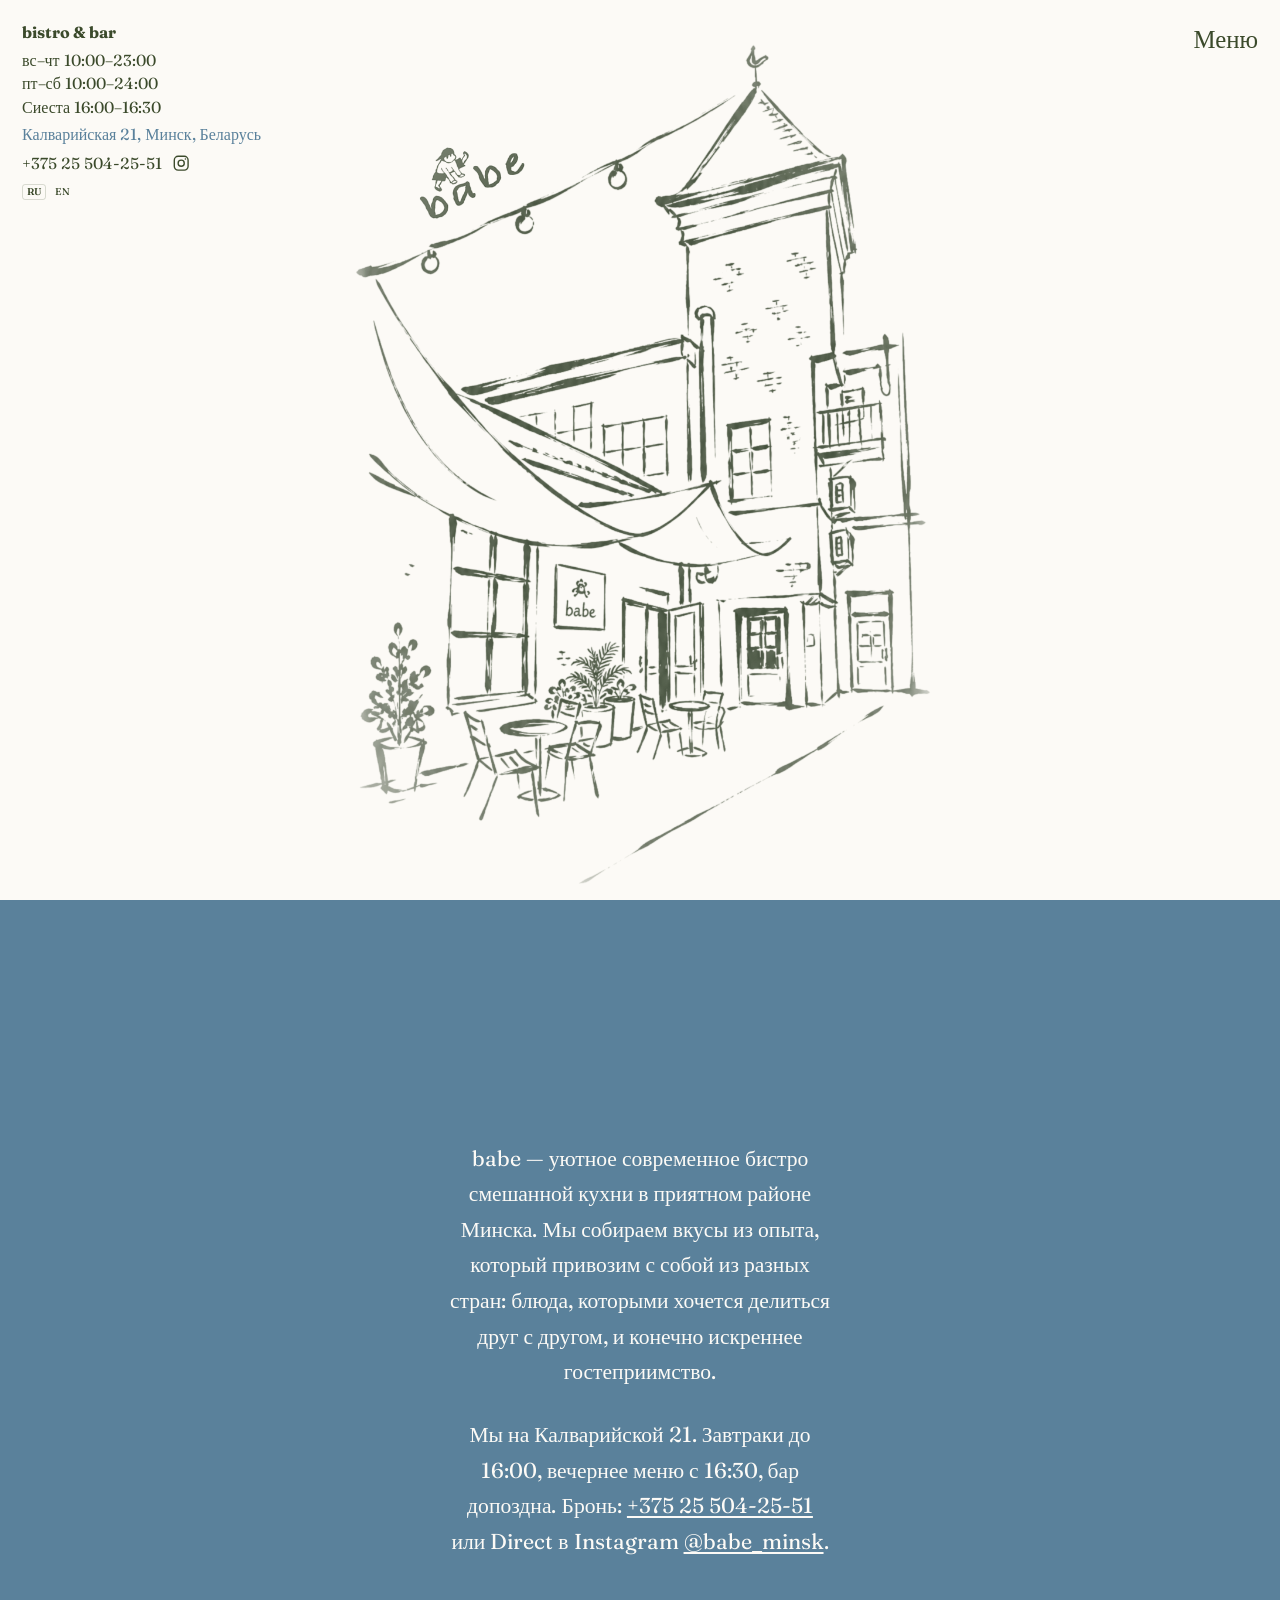
<file: index.html>
<!DOCTYPE html>
<html lang="ru">
<head>
  <meta charset="UTF-8" />
  <meta name="viewport" content="width=device-width, initial-scale=1, viewport-fit=cover" />
  <title>babe — бистро и бар в Минске · Калварийская 21</title>
  <meta name="description" content="babe — уютное бистро смешанной кухни и бар на Калварийской 21 в Минске. Завтраки до 16:00, вечернее меню с 16:30, коктейли, вино и настойки. Бронь: +375 25 504-25-51." />
  <link rel="canonical" href="https://babeminsk.site/" />
  <meta name="theme-color" content="#FCFAF6" />
  <link rel="icon" href="favicon.ico" sizes="any" />
  <link rel="icon" type="image/png" sizes="192x192" href="assets/icon-192.png" />
  <link rel="apple-touch-icon" href="assets/apple-touch-icon.png" />
  <link rel="manifest" href="site.webmanifest" />
  <meta property="og:type" content="website" />
  <meta property="og:site_name" content="babe · bistro & bar" />
  <meta property="og:locale" content="ru_RU" />
  <meta property="og:locale:alternate" content="en_US" />
  <meta property="og:url" content="https://babeminsk.site/" />
  <meta property="og:title" content="babe — бистро и бар в Минске" />
  <meta property="og:description" content="Завтраки до 16:00, вечернее меню с 16:30, коктейли и вино. Калварийская 21, Минск." />
  <meta property="og:image" content="https://babeminsk.site/assets/og-image.jpg" />
  <meta property="og:image:width" content="1200" />
  <meta property="og:image:height" content="630" />
  <meta property="og:image:alt" content="babe — bistro & bar, Калварийская 21, Минск" />
  <meta name="twitter:card" content="summary_large_image" />
  <script type="application/ld+json" id="seo-ld">
{
  "@context": "https://schema.org",
  "@graph": [
    {
      "@type": "Restaurant",
      "@id": "https://babeminsk.site/#restaurant",
      "name": "babe",
      "alternateName": [
        "babe · bistro & bar",
        "babe bistro & bar",
        "бейб бистро"
      ],
      "description": "babe — уютное современное бистро смешанной кухни и бар на Калварийской 21 в Минске. Завтраки до 16:00, вечернее меню с 16:30, коктейли, вино и настойки допоздна.",
      "url": "https://babeminsk.site/",
      "image": [
        "https://babeminsk.site/assets/og-image.jpg",
        "https://babeminsk.site/assets/photo-facade.png"
      ],
      "logo": "https://babeminsk.site/assets/icon-512.png",
      "telephone": "+375255042551",
      "address": {
        "@type": "PostalAddress",
        "streetAddress": "ул. Калварийская, 21",
        "addressLocality": "Минск",
        "addressCountry": "BY"
      },
      "hasMap": "https://maps.google.com/?q=Kalvariyskaya+21,+Minsk,+Belarus",
      "openingHoursSpecification": [
        {
          "@type": "OpeningHoursSpecification",
          "dayOfWeek": [
            "Sunday",
            "Monday",
            "Tuesday",
            "Wednesday",
            "Thursday"
          ],
          "opens": "10:00",
          "closes": "23:00"
        },
        {
          "@type": "OpeningHoursSpecification",
          "dayOfWeek": [
            "Friday",
            "Saturday"
          ],
          "opens": "10:00",
          "closes": "23:59"
        }
      ],
      "servesCuisine": [
        "Смешанная кухня",
        "Завтраки",
        "Коктейли"
      ],
      "priceRange": "$",
      "currenciesAccepted": "BYN",
      "acceptsReservations": true,
      "hasMenu": "https://babeminsk.site/menu.html",
      "sameAs": [
        "https://www.instagram.com/babe_minsk/"
      ]
    },
    {
      "@type": "WebSite",
      "@id": "https://babeminsk.site/#website",
      "name": "babe · bistro & bar",
      "url": "https://babeminsk.site/",
      "inLanguage": [
        "ru",
        "en"
      ],
      "publisher": {
        "@id": "https://babeminsk.site/#restaurant"
      }
    }
  ]
}
  </script>
  <link rel="preconnect" href="https://fonts.googleapis.com" />
  <link rel="preconnect" href="https://fonts.gstatic.com" crossorigin />
  <link href="https://fonts.googleapis.com/css2?family=Fraunces:ital,opsz,wght@0,9..144,400;0,9..144,500;0,9..144,600;0,9..144,700;1,9..144,400;1,9..144,700&display=swap" rel="stylesheet" />
  <link rel="stylesheet" href="css/styles.css" />
</head>
<body>
  <section class="hero" data-i18n-aria="hero.aria" aria-label="Главная">
    <button
      type="button"
      class="menu-toggle"
      id="menuBtn"
      aria-expanded="false"
      aria-controls="menuBox"
      data-i18n-aria="nav.open"
      aria-label="Открыть меню"
    >
      <svg class="icon-bars" viewBox="0 0 24 24" fill="none" stroke="currentColor" stroke-width="2" aria-hidden="true">
        <path d="M4 7h16M4 12h16M4 17h16" />
      </svg>
      <svg class="icon-close" viewBox="0 0 24 24" fill="none" stroke="currentColor" stroke-width="2" aria-hidden="true" hidden>
        <path d="M6 6l12 12M18 6L6 18" />
      </svg>
    </button>

    <div
      class="lang-switch lang-switch--mobile"
      role="group"
      data-i18n-aria="lang.label"
      aria-label="Язык"
    >
      <button type="button" data-lang="ru" aria-pressed="true">RU</button>
      <button type="button" data-lang="en" aria-pressed="false">EN</button>
    </div>

    <div class="drawer" id="menuBox" hidden>
      <nav data-i18n-aria="nav.mobile" aria-label="Мобильная навигация">
        <a href="menu.html" data-i18n="nav.menu">Меню</a>
        <a href="#about" data-i18n="nav.about">О нас</a>
        <div class="drawer__meta">
          <p class="drawer__tag">bistro &amp; bar</p>
          <p class="drawer__hours" data-i18n="hours.sunThu">вс–чт 10:00–23:00</p>
          <p class="drawer__hours" data-i18n="hours.friSat">пт–сб 10:00–24:00</p>
          <p class="drawer__hours" data-i18n="hours.siesta">Сиеста 16:00–16:30</p>
          <a
            class="drawer__address"
            href="https://maps.google.com/?q=Kalvariyskaya+21,+Minsk,+Belarus"
            target="_blank"
            rel="noopener"
            data-i18n="contact.address"
          >Калварийская 21, Минск, Беларусь</a>
          <div class="drawer__row">
            <button
              type="button"
              class="drawer__phone js-copy-phone"
              data-phone="+375255042551"
            >+375 25 504-25-51</button>
            <a
              class="drawer__ig"
              href="https://www.instagram.com/babe_minsk/"
              target="_blank"
              rel="noopener"
              aria-label="Instagram @babe_minsk"
            >
              <svg viewBox="0 0 24 24" fill="none" stroke="currentColor" stroke-width="1.8" aria-hidden="true">
                <rect x="3" y="3" width="18" height="18" rx="5" />
                <circle cx="12" cy="12" r="4" />
                <circle cx="17.5" cy="6.5" r="1" fill="currentColor" stroke="none" />
              </svg>
            </a>
          </div>
        </div>
      </nav>
    </div>

    <a class="frame-link frame-link--menu" href="menu.html" data-i18n="nav.menu">Меню</a>

    <div class="mobile-cta">
      <a href="menu.html" data-i18n="nav.menu">Меню</a>
    </div>

    <aside class="hero-meta" data-i18n-aria="hero.contacts" aria-label="Контакты">
      <p class="hero-meta__tag">bistro &amp; bar</p>
      <p class="hero-meta__line" data-i18n="hours.sunThu">вс–чт 10:00–23:00</p>
      <p class="hero-meta__line" data-i18n="hours.friSat">пт–сб 10:00–24:00</p>
      <p class="hero-meta__line" data-i18n="hours.siesta">Сиеста 16:00–16:30</p>
      <a
        class="hero-meta__address"
        href="https://maps.google.com/?q=Kalvariyskaya+21,+Minsk,+Belarus"
        target="_blank"
        rel="noopener"
        data-i18n="contact.address"
      >Калварийская 21, Минск, Беларусь</a>
      <div class="hero-meta__row">
        <button
          type="button"
          class="hero-meta__phone js-copy-phone"
          data-phone="+375255042551"
        >+375 25 504-25-51</button>
        <a
          class="hero-meta__ig"
          href="https://www.instagram.com/babe_minsk/"
          target="_blank"
          rel="noopener"
          aria-label="Instagram @babe_minsk"
        >
          <svg viewBox="0 0 24 24" fill="none" stroke="currentColor" stroke-width="1.8" aria-hidden="true">
            <rect x="3" y="3" width="18" height="18" rx="5" />
            <circle cx="12" cy="12" r="4" />
            <circle cx="17.5" cy="6.5" r="1" fill="currentColor" stroke="none" />
          </svg>
        </a>
      </div>
      <div
        class="lang-switch lang-switch--desktop"
        role="group"
        data-i18n-aria="lang.label"
        aria-label="Язык"
      >
        <button type="button" data-lang="ru" aria-pressed="true">RU</button>
        <button type="button" data-lang="en" aria-pressed="false">EN</button>
      </div>
    </aside>

    <div class="hero__stage">
      <div class="hero__art">
        <img
          class="sketch"
          src="assets/sketch-facade-page.png"
          alt="babe, Калварийская 21 — скетч двора и башни"
          width="1024"
          height="1536"
        />
      </div>
    </div>

    <div class="toast" id="toast" hidden role="status" aria-live="polite"></div>
  </section>

  <section class="about" id="about">
    <div class="about__inner">
      <p data-i18n="about.p1">
        babe — уютное современное бистро смешанной кухни в приятном районе Минска.
        Мы собираем вкусы из опыта, который привозим с собой из разных стран:
        блюда, которыми хочется делиться друг с другом, и конечно искреннее гостеприимство.
      </p>
      <p>
        <span data-i18n="about.p2.before">Мы на Калварийской 21. Завтраки до 16:00, вечернее меню с 16:30, бар допоздна. Бронь:</span>
        <a href="tel:+375255042551">+375&nbsp;25&nbsp;504‑25‑51</a>
        <span data-i18n="about.p2.mid">или Direct в Instagram</span>
        <a href="https://www.instagram.com/babe_minsk/" target="_blank" rel="noopener">@babe_minsk</a>.
      </p>
    </div>
  </section>

  <script src="js/i18n.js?v=20261015-2"></script>
  <script src="js/app.js"></script>
</body>
</html>
</file>
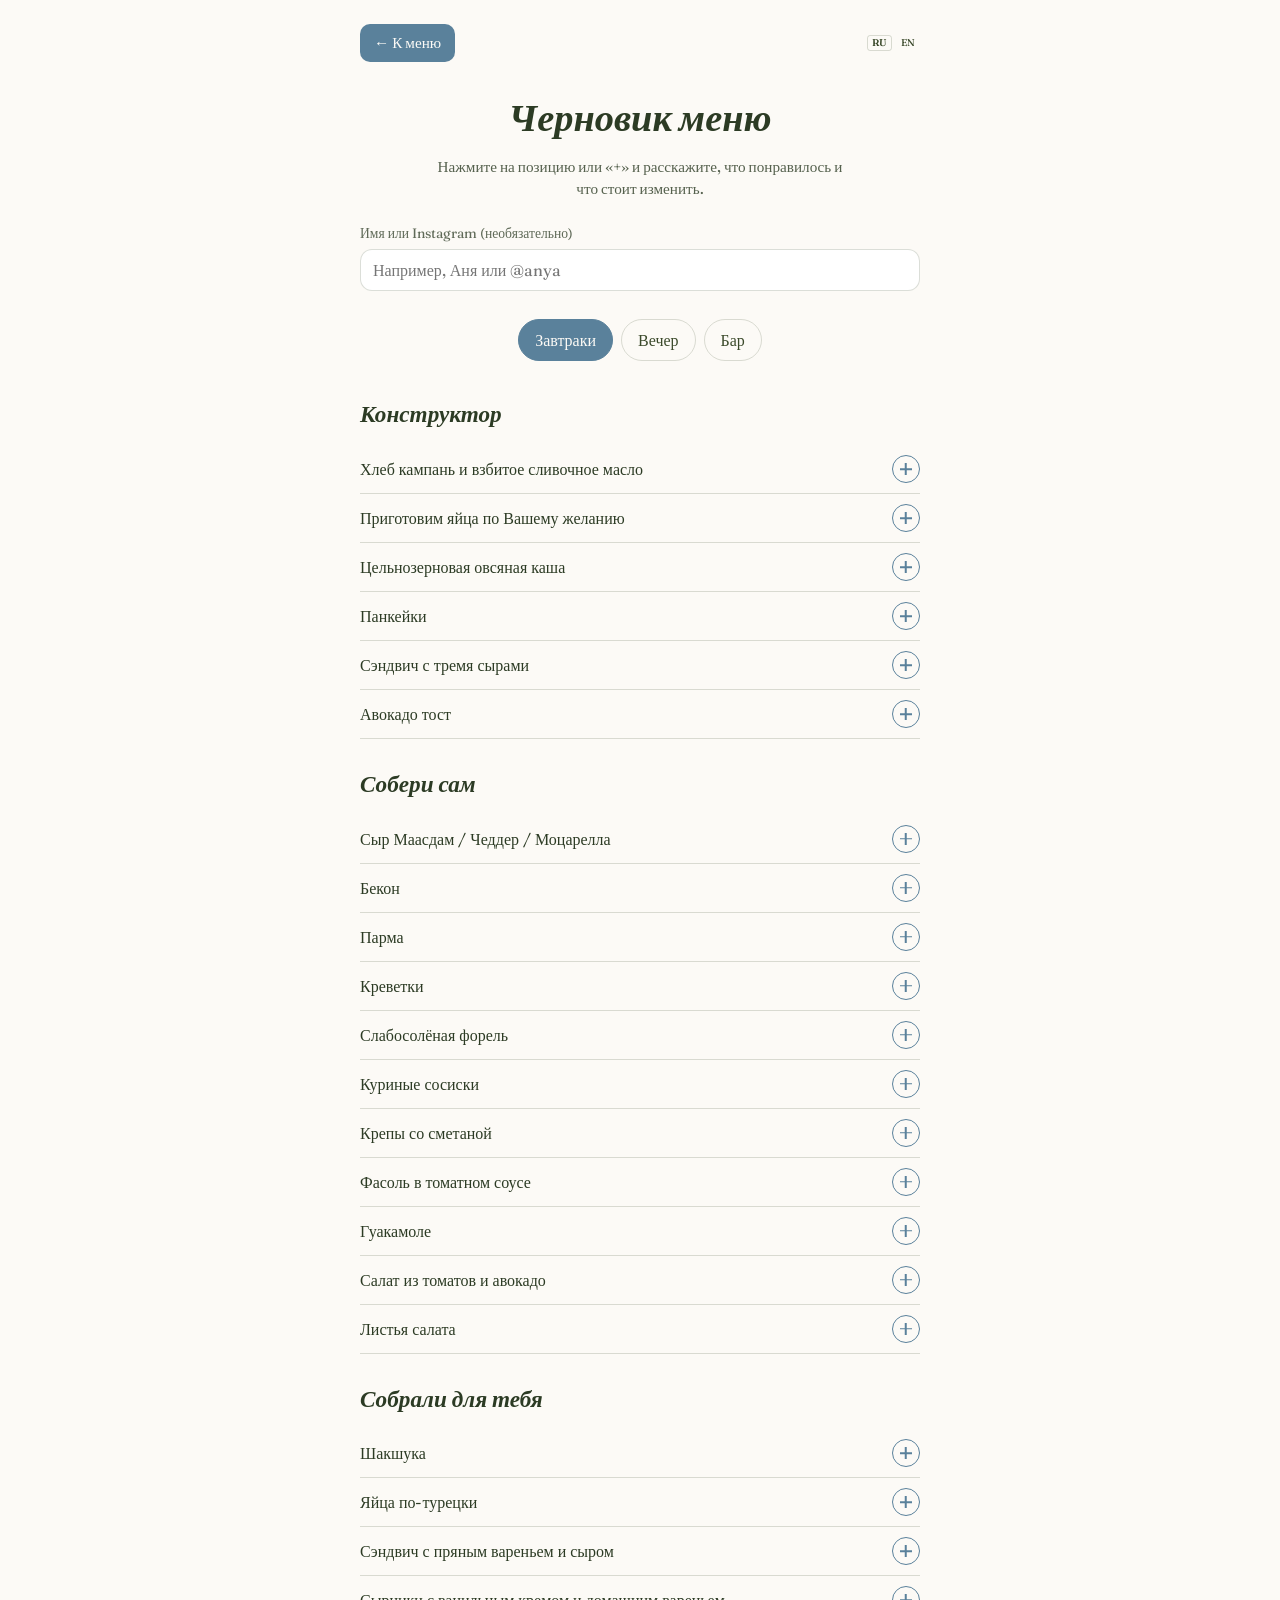
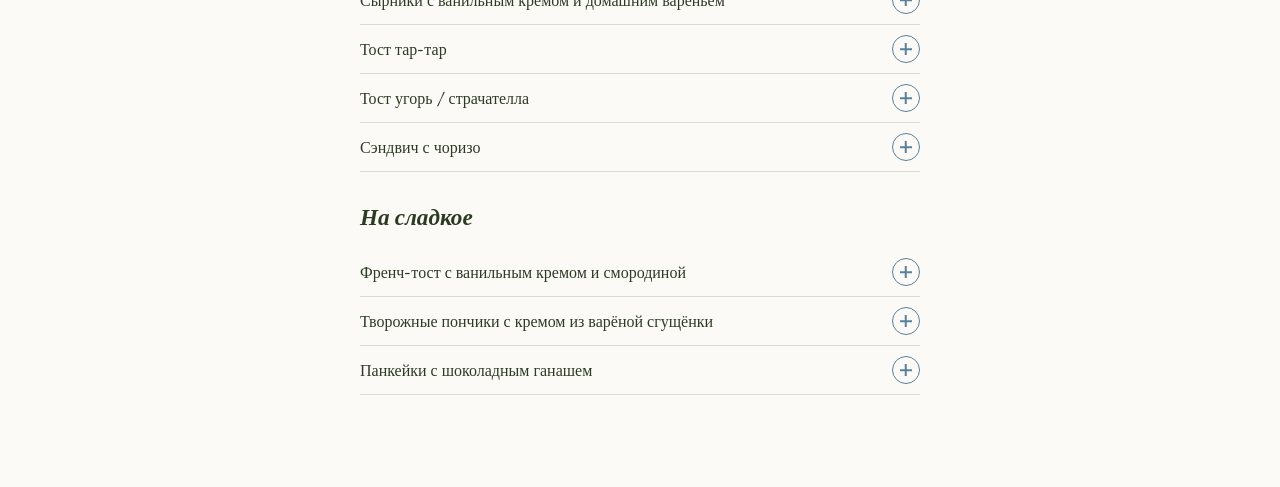
<file: draft.html>
<!DOCTYPE html>
<html lang="ru">
<head>
  <meta charset="UTF-8" />
  <link rel="canonical" href="https://babeminsk.site/draft.html" />
  <meta name="viewport" content="width=device-width, initial-scale=1, viewport-fit=cover" />
  <meta name="theme-color" content="#FCFAF6" />
  <meta name="robots" content="noindex, follow" />
  <meta name="description" content="Черновик меню babe: оставьте шефу и команде бистро отзыв или пожелание к любому блюду и напитку." />
  <link rel="icon" href="favicon.ico" sizes="any" />
  <link rel="apple-touch-icon" href="assets/apple-touch-icon.png" />
  <meta property="og:title" content="Черновик меню babe" />
  <meta property="og:description" content="Расскажите шефу, что понравилось и что стоит изменить." />
  <meta property="og:image" content="https://babeminsk.site/assets/og-image.jpg" />
  <title>babe · черновик меню</title>
  <link rel="preconnect" href="https://fonts.googleapis.com" />
  <link rel="preconnect" href="https://fonts.gstatic.com" crossorigin />
  <link href="https://fonts.googleapis.com/css2?family=Fraunces:ital,opsz,wght@0,9..144,400;0,9..144,500;0,9..144,600;0,9..144,700;1,9..144,400;1,9..144,700&display=swap" rel="stylesheet" />
  <link rel="stylesheet" href="css/styles.css?v=20261015" />
</head>
<body>
  <main class="page">
    <div class="page__inner">
      <div class="page__top">
        <a class="back-pill" href="menu.html" data-i18n="draft.back">← К меню</a>
        <div
          class="lang-switch lang-switch--page"
          role="group"
          data-i18n-aria="lang.label"
          aria-label="Язык"
        >
          <button type="button" data-lang="ru" aria-pressed="true">RU</button>
          <button type="button" data-lang="en" aria-pressed="false">EN</button>
        </div>
      </div>

      <h1 class="draft-title" data-i18n="draft.title">Черновик меню</h1>
      <p class="draft-intro" data-i18n="draft.intro">
        Нажмите на позицию или «+» и расскажите, что понравилось и что стоит изменить.
      </p>

      <label class="draft-name">
        <span class="draft-name__label" data-i18n="draft.nameLabel">Имя или Instagram (необязательно)</span>
        <input id="draftName" class="draft-name__input" type="text" maxlength="80" autocomplete="name" />
      </label>
      <input id="draftHp" class="draft-hp" type="text" name="website" tabindex="-1" autocomplete="off" aria-hidden="true" />

      <div class="menu-tabs" role="tablist" data-i18n-aria="menu.tabs" aria-label="Карты меню">
        <button type="button" class="is-active" data-draft-tab="breakfast" role="tab" aria-selected="true" data-i18n="menu.breakfast">Завтраки</button>
        <button type="button" data-draft-tab="evening" role="tab" aria-selected="false" data-i18n="menu.evening">Вечер</button>
        <button type="button" data-draft-tab="bar" role="tab" aria-selected="false" data-i18n="menu.bar">Бар</button>
      </div>

      <div id="draftRoot"></div>
    </div>
  </main>

  <div class="age-gate" id="ageGate" hidden role="dialog" aria-modal="true" aria-labelledby="ageGateTitle">
    <div class="age-gate__card">
      <p class="age-gate__kicker" data-i18n="age.kicker">бар</p>
      <h2 id="ageGateTitle" class="age-gate__title" data-i18n="age.title">Вам уже есть 18?</h2>
      <p class="age-gate__text" data-i18n="age.text">Алкогольное меню показываем только совершеннолетним.</p>
      <div class="age-gate__actions">
        <button type="button" class="age-gate__btn age-gate__btn--yes" data-age="yes" data-i18n="age.yes">Да, 18+</button>
        <button type="button" class="age-gate__btn" data-age="no" data-i18n="age.no">Нет</button>
      </div>
    </div>
  </div>

  <script src="js/i18n.js?v=20261015-2"></script>
  <script src="js/menu-i18n.js?v=20261014"></script>
  <script src="js/menu-data.js?v=20261015"></script>
  <script src="js/draft.js?v=20261015"></script>
</body>
</html>
</file>
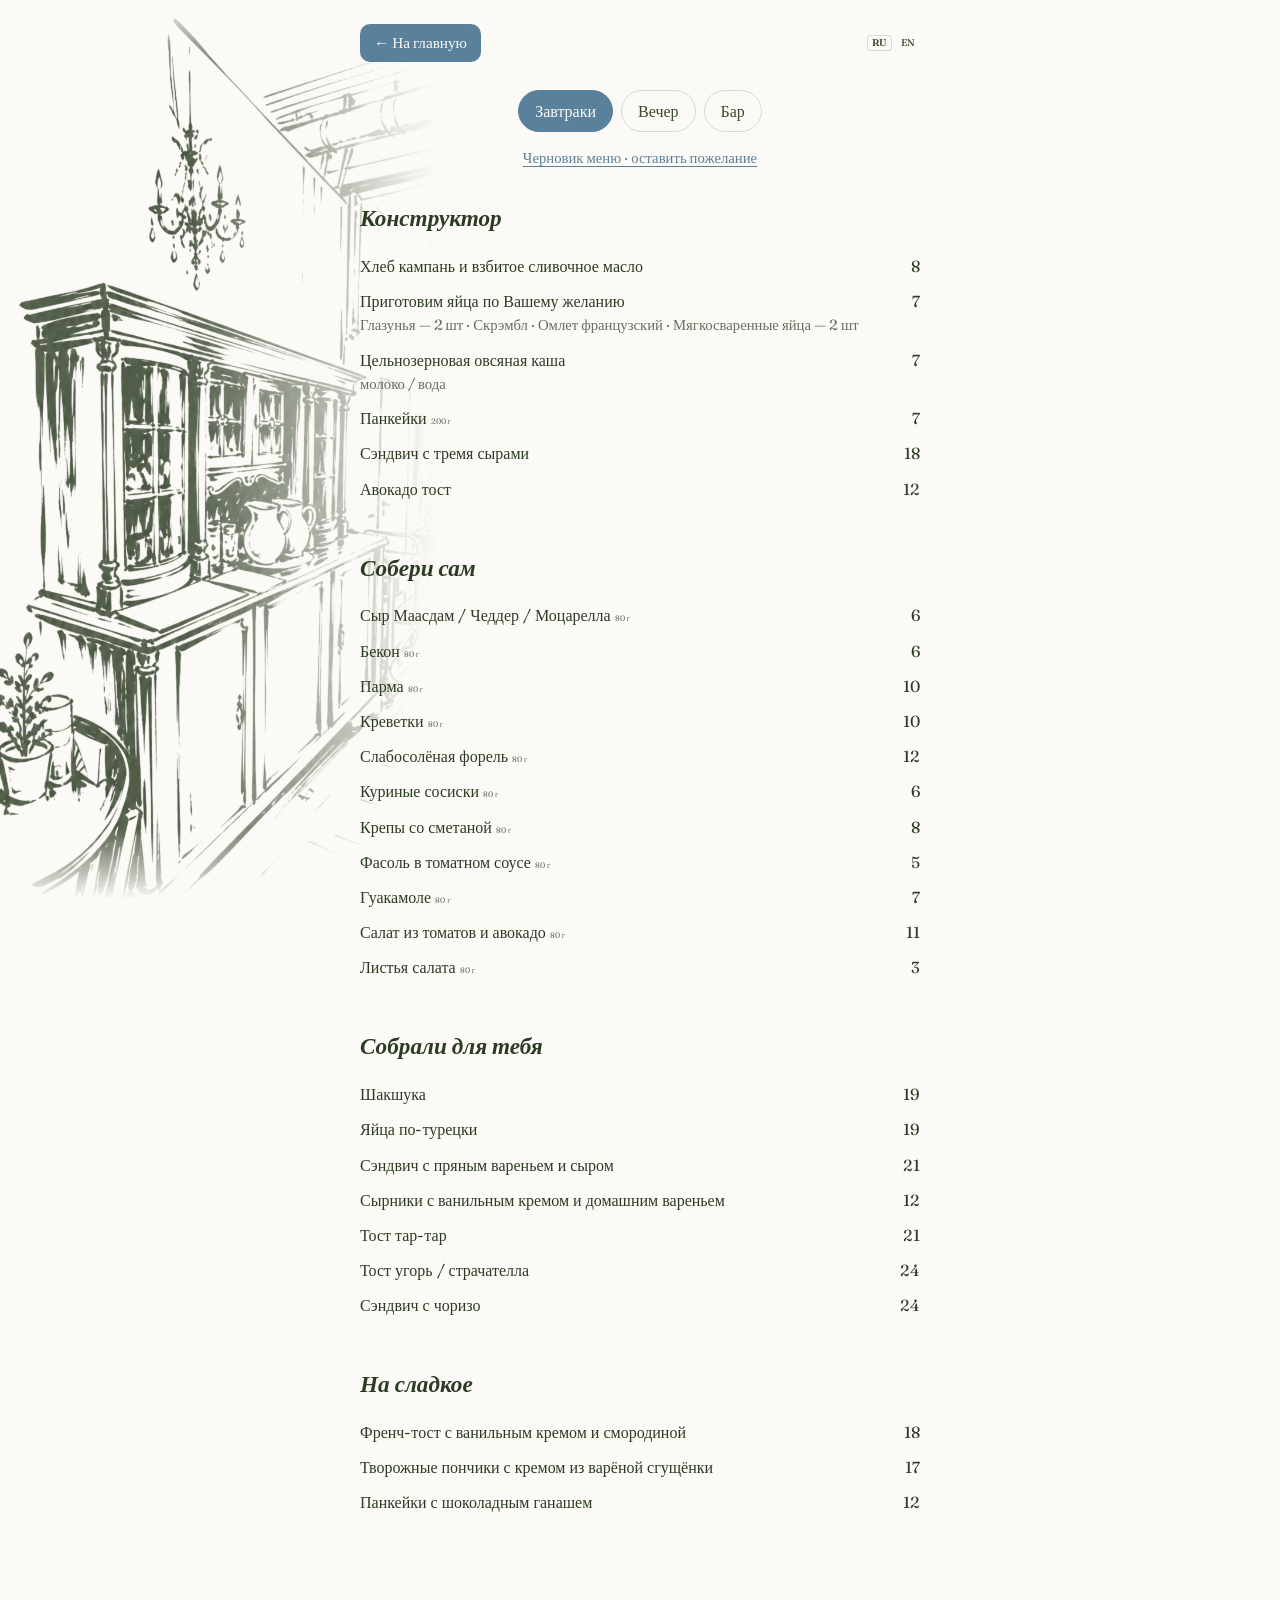
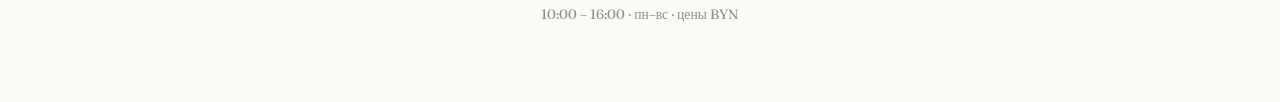
<file: menu.html>
<!DOCTYPE html>
<html lang="ru">
<head>
  <meta charset="UTF-8" />
  <meta name="viewport" content="width=device-width, initial-scale=1, viewport-fit=cover" />
  <title>Меню babe — завтраки, вечернее меню и бар · Минск</title>
  <meta name="description" content="Меню бистро babe на Калварийской 21 в Минске: завтраки до 16:00, закуски, салаты, горячее и десерты с 16:30, авторские коктейли, вино, пиво и настойки. Цены в BYN." />
  <link rel="canonical" href="https://babeminsk.site/menu.html" />
  <meta name="theme-color" content="#FCFAF6" />
  <link rel="icon" href="favicon.ico" sizes="any" />
  <link rel="icon" type="image/png" sizes="192x192" href="assets/icon-192.png" />
  <link rel="apple-touch-icon" href="assets/apple-touch-icon.png" />
  <link rel="manifest" href="site.webmanifest" />
  <meta property="og:type" content="website" />
  <meta property="og:site_name" content="babe · bistro & bar" />
  <meta property="og:locale" content="ru_RU" />
  <meta property="og:url" content="https://babeminsk.site/menu.html" />
  <meta property="og:title" content="Меню babe · Минск" />
  <meta property="og:description" content="Завтраки, вечернее меню и бар бистро babe на Калварийской 21. Цены в BYN." />
  <meta property="og:image" content="https://babeminsk.site/assets/og-image.jpg" />
  <meta property="og:image:width" content="1200" />
  <meta property="og:image:height" content="630" />
  <meta name="twitter:card" content="summary_large_image" />
  <script type="application/ld+json" id="seo-ld">
{
  "@context": "https://schema.org",
  "@type": "Menu",
  "@id": "https://babeminsk.site/menu.html#menu",
  "name": "Меню babe",
  "url": "https://babeminsk.site/menu.html",
  "inLanguage": "ru",
  "mainEntityOfPage": "https://babeminsk.site/menu.html",
  "hasMenuSection": [
    {
      "@type": "MenuSection",
      "name": "Завтраки",
      "description": "10:00 – 16:00 · пн–вс",
      "hasMenuSection": [
        {
          "@type": "MenuSection",
          "name": "Конструктор",
          "hasMenuItem": [
            {
              "@type": "MenuItem",
              "name": "Хлеб кампань и взбитое сливочное масло",
              "offers": {
                "@type": "Offer",
                "price": "8",
                "priceCurrency": "BYN"
              }
            },
            {
              "@type": "MenuItem",
              "name": "Приготовим яйца по Вашему желанию",
              "description": "Глазунья — 2 шт · Скрэмбл · Омлет французский · Мягкосваренные яйца — 2 шт",
              "offers": {
                "@type": "Offer",
                "price": "7",
                "priceCurrency": "BYN"
              }
            },
            {
              "@type": "MenuItem",
              "name": "Цельнозерновая овсяная каша",
              "description": "молоко / вода",
              "offers": {
                "@type": "Offer",
                "price": "7",
                "priceCurrency": "BYN"
              }
            },
            {
              "@type": "MenuItem",
              "name": "Панкейки",
              "description": "200 г",
              "offers": {
                "@type": "Offer",
                "price": "7",
                "priceCurrency": "BYN"
              }
            },
            {
              "@type": "MenuItem",
              "name": "Сэндвич с тремя сырами",
              "offers": {
                "@type": "Offer",
                "price": "18",
                "priceCurrency": "BYN"
              }
            },
            {
              "@type": "MenuItem",
              "name": "Авокадо тост",
              "offers": {
                "@type": "Offer",
                "price": "12",
                "priceCurrency": "BYN"
              }
            }
          ]
        },
        {
          "@type": "MenuSection",
          "name": "Собери сам",
          "hasMenuItem": [
            {
              "@type": "MenuItem",
              "name": "Сыр Маасдам / Чеддер / Моцарелла",
              "description": "80 г",
              "offers": {
                "@type": "Offer",
                "price": "6",
                "priceCurrency": "BYN"
              }
            },
            {
              "@type": "MenuItem",
              "name": "Бекон",
              "description": "80 г",
              "offers": {
                "@type": "Offer",
                "price": "6",
                "priceCurrency": "BYN"
              }
            },
            {
              "@type": "MenuItem",
              "name": "Парма",
              "description": "80 г",
              "offers": {
                "@type": "Offer",
                "price": "10",
                "priceCurrency": "BYN"
              }
            },
            {
              "@type": "MenuItem",
              "name": "Креветки",
              "description": "80 г",
              "offers": {
                "@type": "Offer",
                "price": "10",
                "priceCurrency": "BYN"
              }
            },
            {
              "@type": "MenuItem",
              "name": "Слабосолёная форель",
              "description": "80 г",
              "offers": {
                "@type": "Offer",
                "price": "12",
                "priceCurrency": "BYN"
              }
            },
            {
              "@type": "MenuItem",
              "name": "Куриные сосиски",
              "description": "80 г",
              "offers": {
                "@type": "Offer",
                "price": "6",
                "priceCurrency": "BYN"
              }
            },
            {
              "@type": "MenuItem",
              "name": "Крепы со сметаной",
              "description": "80 г",
              "offers": {
                "@type": "Offer",
                "price": "8",
                "priceCurrency": "BYN"
              }
            },
            {
              "@type": "MenuItem",
              "name": "Фасоль в томатном соусе",
              "description": "80 г",
              "offers": {
                "@type": "Offer",
                "price": "5",
                "priceCurrency": "BYN"
              }
            },
            {
              "@type": "MenuItem",
              "name": "Гуакамоле",
              "description": "80 г",
              "offers": {
                "@type": "Offer",
                "price": "7",
                "priceCurrency": "BYN"
              }
            },
            {
              "@type": "MenuItem",
              "name": "Салат из томатов и авокадо",
              "description": "80 г",
              "offers": {
                "@type": "Offer",
                "price": "11",
                "priceCurrency": "BYN"
              }
            },
            {
              "@type": "MenuItem",
              "name": "Листья салата",
              "description": "80 г",
              "offers": {
                "@type": "Offer",
                "price": "3",
                "priceCurrency": "BYN"
              }
            }
          ]
        },
        {
          "@type": "MenuSection",
          "name": "Собрали для тебя",
          "hasMenuItem": [
            {
              "@type": "MenuItem",
              "name": "Шакшука",
              "offers": {
                "@type": "Offer",
                "price": "19",
                "priceCurrency": "BYN"
              }
            },
            {
              "@type": "MenuItem",
              "name": "Яйца по-турецки",
              "offers": {
                "@type": "Offer",
                "price": "19",
                "priceCurrency": "BYN"
              }
            },
            {
              "@type": "MenuItem",
              "name": "Сэндвич с пряным вареньем и сыром",
              "offers": {
                "@type": "Offer",
                "price": "21",
                "priceCurrency": "BYN"
              }
            },
            {
              "@type": "MenuItem",
              "name": "Сырники с ванильным кремом и домашним вареньем",
              "offers": {
                "@type": "Offer",
                "price": "12",
                "priceCurrency": "BYN"
              }
            },
            {
              "@type": "MenuItem",
              "name": "Тост тар-тар",
              "offers": {
                "@type": "Offer",
                "price": "21",
                "priceCurrency": "BYN"
              }
            },
            {
              "@type": "MenuItem",
              "name": "Тост угорь / страчателла",
              "offers": {
                "@type": "Offer",
                "price": "24",
                "priceCurrency": "BYN"
              }
            },
            {
              "@type": "MenuItem",
              "name": "Сэндвич с чоризо",
              "offers": {
                "@type": "Offer",
                "price": "24",
                "priceCurrency": "BYN"
              }
            }
          ]
        },
        {
          "@type": "MenuSection",
          "name": "На сладкое",
          "hasMenuItem": [
            {
              "@type": "MenuItem",
              "name": "Френч-тост с ванильным кремом и смородиной",
              "offers": {
                "@type": "Offer",
                "price": "18",
                "priceCurrency": "BYN"
              }
            },
            {
              "@type": "MenuItem",
              "name": "Творожные пончики с кремом из варёной сгущёнки",
              "offers": {
                "@type": "Offer",
                "price": "17",
                "priceCurrency": "BYN"
              }
            },
            {
              "@type": "MenuItem",
              "name": "Панкейки с шоколадным ганашем",
              "offers": {
                "@type": "Offer",
                "price": "12",
                "priceCurrency": "BYN"
              }
            }
          ]
        }
      ]
    },
    {
      "@type": "MenuSection",
      "name": "Вечернее меню",
      "description": "с 16:30",
      "hasMenuSection": [
        {
          "@type": "MenuSection",
          "name": "Закуски",
          "hasMenuItem": [
            {
              "@type": "MenuItem",
              "name": "Хлеб и взбитое масло",
              "description": "200 г",
              "offers": {
                "@type": "Offer",
                "price": "10",
                "priceCurrency": "BYN"
              }
            },
            {
              "@type": "MenuItem",
              "name": "Хумус с овощами",
              "description": "165 г",
              "offers": {
                "@type": "Offer",
                "price": "18",
                "priceCurrency": "BYN"
              }
            },
            {
              "@type": "MenuItem",
              "name": "Батат фри с Лабне",
              "description": "200 г",
              "offers": {
                "@type": "Offer",
                "price": "18",
                "priceCurrency": "BYN"
              }
            },
            {
              "@type": "MenuItem",
              "name": "Тост Болоньезе",
              "description": "170 г",
              "offers": {
                "@type": "Offer",
                "price": "18",
                "priceCurrency": "BYN"
              }
            },
            {
              "@type": "MenuItem",
              "name": "Крокеты чоризо",
              "description": "230 г",
              "offers": {
                "@type": "Offer",
                "price": "25",
                "priceCurrency": "BYN"
              }
            },
            {
              "@type": "MenuItem",
              "name": "Тёплый перец с соусом тоннато",
              "description": "180 г",
              "offers": {
                "@type": "Offer",
                "price": "18",
                "priceCurrency": "BYN"
              }
            },
            {
              "@type": "MenuItem",
              "name": "Карпаччо из говядины",
              "description": "210 г",
              "offers": {
                "@type": "Offer",
                "price": "27",
                "priceCurrency": "BYN"
              }
            },
            {
              "@type": "MenuItem",
              "name": "Пряный тартар из говядины",
              "description": "240 г",
              "offers": {
                "@type": "Offer",
                "price": "30",
                "priceCurrency": "BYN"
              }
            },
            {
              "@type": "MenuItem",
              "name": "Винная Mini",
              "description": "250 г",
              "offers": {
                "@type": "Offer",
                "price": "29",
                "priceCurrency": "BYN"
              }
            }
          ]
        },
        {
          "@type": "MenuSection",
          "name": "Салаты",
          "hasMenuItem": [
            {
              "@type": "MenuItem",
              "name": "Цезарь с цыплёнком",
              "description": "250 г",
              "offers": {
                "@type": "Offer",
                "price": "25",
                "priceCurrency": "BYN"
              }
            },
            {
              "@type": "MenuItem",
              "name": "Цезарь с лососем",
              "description": "250 г",
              "offers": {
                "@type": "Offer",
                "price": "28",
                "priceCurrency": "BYN"
              }
            },
            {
              "@type": "MenuItem",
              "name": "Салат с тёплой говядиной",
              "description": "360 г",
              "offers": {
                "@type": "Offer",
                "price": "38",
                "priceCurrency": "BYN"
              }
            },
            {
              "@type": "MenuItem",
              "name": "Салат с креветками в медово-горчичном соусе",
              "description": "220 г",
              "offers": {
                "@type": "Offer",
                "price": "33",
                "priceCurrency": "BYN"
              }
            }
          ]
        },
        {
          "@type": "MenuSection",
          "name": "Горячее",
          "hasMenuItem": [
            {
              "@type": "MenuItem",
              "name": "Чизбургер",
              "description": "380 г",
              "offers": {
                "@type": "Offer",
                "price": "33",
                "priceCurrency": "BYN"
              }
            },
            {
              "@type": "MenuItem",
              "name": "Сандо с куриным бедром",
              "description": "380 г",
              "offers": {
                "@type": "Offer",
                "price": "29",
                "priceCurrency": "BYN"
              }
            },
            {
              "@type": "MenuItem",
              "name": "Сэндвич с цыплёнком Classic",
              "description": "320 г",
              "offers": {
                "@type": "Offer",
                "price": "32",
                "priceCurrency": "BYN"
              }
            },
            {
              "@type": "MenuItem",
              "name": "Шницель Мельт & Крисп",
              "description": "420 г",
              "offers": {
                "@type": "Offer",
                "price": "32",
                "priceCurrency": "BYN"
              }
            },
            {
              "@type": "MenuItem",
              "name": "Ньокки с креветками том-ям",
              "description": "340 г",
              "offers": {
                "@type": "Offer",
                "price": "31",
                "priceCurrency": "BYN"
              }
            },
            {
              "@type": "MenuItem",
              "name": "Стейк с французским маслом и фри",
              "description": "260 г",
              "offers": {
                "@type": "Offer",
                "price": "47",
                "priceCurrency": "BYN"
              }
            },
            {
              "@type": "MenuItem",
              "name": "Стейк с перечным соусом",
              "description": "350 г",
              "offers": {
                "@type": "Offer",
                "price": "50",
                "priceCurrency": "BYN"
              }
            },
            {
              "@type": "MenuItem",
              "name": "Лосось, спаржа, редис",
              "description": "330 г",
              "offers": {
                "@type": "Offer",
                "price": "45",
                "priceCurrency": "BYN"
              }
            }
          ]
        },
        {
          "@type": "MenuSection",
          "name": "Десерты",
          "hasMenuItem": [
            {
              "@type": "MenuItem",
              "name": "Чизкейк",
              "description": "200 г",
              "offers": {
                "@type": "Offer",
                "price": "20",
                "priceCurrency": "BYN"
              }
            },
            {
              "@type": "MenuItem",
              "name": "Фондан, мороженое из белых грибов",
              "description": "220 г",
              "offers": {
                "@type": "Offer",
                "price": "23",
                "priceCurrency": "BYN"
              }
            },
            {
              "@type": "MenuItem",
              "name": "Творожные пончики с кремом из варёной сгущёнки",
              "description": "220 г",
              "offers": {
                "@type": "Offer",
                "price": "17",
                "priceCurrency": "BYN"
              }
            }
          ]
        },
        {
          "@type": "MenuSection",
          "name": "Суп",
          "hasMenuItem": [
            {
              "@type": "MenuItem",
              "name": "Суп Чаудер с беконом и халапеньо",
              "description": "320 г",
              "offers": {
                "@type": "Offer",
                "price": "24",
                "priceCurrency": "BYN"
              }
            }
          ]
        }
      ]
    },
    {
      "@type": "MenuSection",
      "name": "Бар",
      "description": "коктейли · вино · крепкое · кофе",
      "hasMenuSection": [
        {
          "@type": "MenuSection",
          "name": "Коктейли · игристые",
          "hasMenuItem": [
            {
              "@type": "MenuItem",
              "name": "Gin Basil Fiz",
              "description": "игристое с джином, базиликом и огурцом",
              "offers": {
                "@type": "Offer",
                "price": "23",
                "priceCurrency": "BYN"
              }
            },
            {
              "@type": "MenuItem",
              "name": "Lychee Bliss",
              "description": "личи и просекко с воздушной пеной",
              "offers": {
                "@type": "Offer",
                "price": "23",
                "priceCurrency": "BYN"
              }
            },
            {
              "@type": "MenuItem",
              "name": "Cranberry Bellini",
              "description": "игристое, клюква с ромом и цитрусом",
              "offers": {
                "@type": "Offer",
                "price": "23",
                "priceCurrency": "BYN"
              }
            },
            {
              "@type": "MenuItem",
              "name": "Mango Lillet",
              "description": "манго-маракуйя с Lillet и пузырьками",
              "offers": {
                "@type": "Offer",
                "price": "23",
                "priceCurrency": "BYN"
              }
            }
          ]
        },
        {
          "@type": "MenuSection",
          "name": "Коктейли · кислые",
          "hasMenuItem": [
            {
              "@type": "MenuItem",
              "name": "Gin Basil Smash",
              "description": "джин с базиликом и свежим лимоном",
              "offers": {
                "@type": "Offer",
                "price": "23",
                "priceCurrency": "BYN"
              }
            },
            {
              "@type": "MenuItem",
              "name": "Aperol Sour",
              "description": "цитрусовый Aperol с джином и пеной",
              "offers": {
                "@type": "Offer",
                "price": "23",
                "priceCurrency": "BYN"
              }
            },
            {
              "@type": "MenuItem",
              "name": "Mango Sour",
              "description": "манго-маракуйя с лёгкой горчинкой",
              "offers": {
                "@type": "Offer",
                "price": "23",
                "priceCurrency": "BYN"
              }
            },
            {
              "@type": "MenuItem",
              "name": "Gimlet Kiwi",
              "description": "джин с киви и свежим лаймом",
              "offers": {
                "@type": "Offer",
                "price": "23",
                "priceCurrency": "BYN"
              }
            }
          ]
        },
        {
          "@type": "MenuSection",
          "name": "Коктейли · сладкие",
          "description": "По вашему желанию мы приготовим любой классический коктейль",
          "hasMenuItem": [
            {
              "@type": "MenuItem",
              "name": "Blueberry Bon",
              "description": "бурбон с черникой и сладким миндалём",
              "offers": {
                "@type": "Offer",
                "price": "23",
                "priceCurrency": "BYN"
              }
            },
            {
              "@type": "MenuItem",
              "name": "Mai Tai Shu",
              "description": "тропический ром с апельсином и лаймом",
              "offers": {
                "@type": "Offer",
                "price": "23",
                "priceCurrency": "BYN"
              }
            },
            {
              "@type": "MenuItem",
              "name": "Layth kiwi",
              "description": "ром с киви, лимоном и газировкой",
              "offers": {
                "@type": "Offer",
                "price": "23",
                "priceCurrency": "BYN"
              }
            },
            {
              "@type": "MenuItem",
              "name": "Yuzu",
              "description": "текила с юдзу и сладким личи",
              "offers": {
                "@type": "Offer",
                "price": "23",
                "priceCurrency": "BYN"
              }
            }
          ]
        },
        {
          "@type": "MenuSection",
          "name": "Настойки · 40 мл",
          "description": "Ср–сб настойка дня 2=1",
          "hasMenuItem": [
            {
              "@type": "MenuItem",
              "name": "Смородиновая среда",
              "offers": {
                "@type": "Offer",
                "price": "8",
                "priceCurrency": "BYN"
              }
            },
            {
              "@type": "MenuItem",
              "name": "Черничный четверг",
              "offers": {
                "@type": "Offer",
                "price": "8",
                "priceCurrency": "BYN"
              }
            },
            {
              "@type": "MenuItem",
              "name": "Вишнёвая пятница",
              "offers": {
                "@type": "Offer",
                "price": "8",
                "priceCurrency": "BYN"
              }
            },
            {
              "@type": "MenuItem",
              "name": "Малиновая суббота",
              "offers": {
                "@type": "Offer",
                "price": "8",
                "priceCurrency": "BYN"
              }
            },
            {
              "@type": "MenuItem",
              "name": "Лимончелло",
              "offers": {
                "@type": "Offer",
                "price": "8",
                "priceCurrency": "BYN"
              }
            }
          ]
        },
        {
          "@type": "MenuSection",
          "name": "Лимонады",
          "hasMenuItem": [
            {
              "@type": "MenuItem",
              "name": "Киви",
              "offers": {
                "@type": "Offer",
                "price": "12",
                "priceCurrency": "BYN"
              }
            },
            {
              "@type": "MenuItem",
              "name": "Манго-маракуйя",
              "offers": {
                "@type": "Offer",
                "price": "12",
                "priceCurrency": "BYN"
              }
            },
            {
              "@type": "MenuItem",
              "name": "Базилик-лимон",
              "offers": {
                "@type": "Offer",
                "price": "12",
                "priceCurrency": "BYN"
              }
            },
            {
              "@type": "MenuItem",
              "name": "Личи",
              "offers": {
                "@type": "Offer",
                "price": "12",
                "priceCurrency": "BYN"
              }
            },
            {
              "@type": "MenuItem",
              "name": "Черника",
              "offers": {
                "@type": "Offer",
                "price": "12",
                "priceCurrency": "BYN"
              }
            },
            {
              "@type": "MenuItem",
              "name": "Малина",
              "offers": {
                "@type": "Offer",
                "price": "12",
                "priceCurrency": "BYN"
              }
            },
            {
              "@type": "MenuItem",
              "name": "Клюква",
              "offers": {
                "@type": "Offer",
                "price": "12",
                "priceCurrency": "BYN"
              }
            }
          ]
        },
        {
          "@type": "MenuSection",
          "name": "Сидр",
          "hasMenuItem": [
            {
              "@type": "MenuItem",
              "name": "Un Joyeux Garçon",
              "description": "330 мл · наше производство",
              "offers": {
                "@type": "Offer",
                "price": "12",
                "priceCurrency": "BYN"
              }
            }
          ]
        },
        {
          "@type": "MenuSection",
          "name": "Игристое",
          "hasMenuItem": [
            {
              "@type": "MenuItem",
              "name": "Prosecco Extra Dry Toso",
              "description": "125 мл",
              "offers": {
                "@type": "Offer",
                "price": "20",
                "priceCurrency": "BYN"
              }
            },
            {
              "@type": "MenuItem",
              "name": "Cava Orlenne Brut",
              "description": "125 мл",
              "offers": {
                "@type": "Offer",
                "price": "20",
                "priceCurrency": "BYN"
              }
            }
          ]
        },
        {
          "@type": "MenuSection",
          "name": "Белое · 125 мл",
          "hasMenuItem": [
            {
              "@type": "MenuItem",
              "name": "Riesling",
              "description": "Das Ist, 2025 · Germany",
              "offers": {
                "@type": "Offer",
                "price": "16",
                "priceCurrency": "BYN"
              }
            },
            {
              "@type": "MenuItem",
              "name": "Pecorino",
              "description": "Tombacco, 2025 · Italy",
              "offers": {
                "@type": "Offer",
                "price": "16",
                "priceCurrency": "BYN"
              }
            },
            {
              "@type": "MenuItem",
              "name": "Vermentino",
              "description": "St. Giorgio, 2025 · Italy",
              "offers": {
                "@type": "Offer",
                "price": "16",
                "priceCurrency": "BYN"
              }
            },
            {
              "@type": "MenuItem",
              "name": "Sauvignon Blanc",
              "description": "Cono Sur Bicicleta, 2024 · Chile",
              "offers": {
                "@type": "Offer",
                "price": "16",
                "priceCurrency": "BYN"
              }
            }
          ]
        },
        {
          "@type": "MenuSection",
          "name": "Красное · 125 мл",
          "hasMenuItem": [
            {
              "@type": "MenuItem",
              "name": "Shiraz",
              "description": "Sand Stone, 2025 · Portugal",
              "offers": {
                "@type": "Offer",
                "price": "16",
                "priceCurrency": "BYN"
              }
            },
            {
              "@type": "MenuItem",
              "name": "Tempranillo, Garnacha",
              "description": "Telmo Rodriguez LZ, 2023 · Spain",
              "offers": {
                "@type": "Offer",
                "price": "16",
                "priceCurrency": "BYN"
              }
            },
            {
              "@type": "MenuItem",
              "name": "Nero di Troia",
              "description": "Lama di Pietra, 2024 · Italy",
              "offers": {
                "@type": "Offer",
                "price": "16",
                "priceCurrency": "BYN"
              }
            },
            {
              "@type": "MenuItem",
              "name": "Negroamaro",
              "description": "Luccarelli, 2024 · Italy",
              "offers": {
                "@type": "Offer",
                "price": "16",
                "priceCurrency": "BYN"
              }
            }
          ]
        },
        {
          "@type": "MenuSection",
          "name": "Пиво · бутылка",
          "hasMenuItem": [
            {
              "@type": "MenuItem",
              "name": "Czech Pilsner",
              "description": "0.45 л",
              "offers": {
                "@type": "Offer",
                "price": "15",
                "priceCurrency": "BYN"
              }
            },
            {
              "@type": "MenuItem",
              "name": "Mon Cher Cassis",
              "description": "0.45 л",
              "offers": {
                "@type": "Offer",
                "price": "15",
                "priceCurrency": "BYN"
              }
            },
            {
              "@type": "MenuItem",
              "name": "Blanche Ma Chérie",
              "description": "0.45 л",
              "offers": {
                "@type": "Offer",
                "price": "15",
                "priceCurrency": "BYN"
              }
            },
            {
              "@type": "MenuItem",
              "name": "Milk of Amnesia",
              "description": "0.45 л",
              "offers": {
                "@type": "Offer",
                "price": "15",
                "priceCurrency": "BYN"
              }
            },
            {
              "@type": "MenuItem",
              "name": "Bowler IPA",
              "description": "0.5 л",
              "offers": {
                "@type": "Offer",
                "price": "15",
                "priceCurrency": "BYN"
              }
            },
            {
              "@type": "MenuItem",
              "name": "Blue Moncky",
              "description": "0.45 л",
              "offers": {
                "@type": "Offer",
                "price": "15",
                "priceCurrency": "BYN"
              }
            },
            {
              "@type": "MenuItem",
              "name": "Nut Butter Brown Ale",
              "description": "0.5 л",
              "offers": {
                "@type": "Offer",
                "price": "15",
                "priceCurrency": "BYN"
              }
            },
            {
              "@type": "MenuItem",
              "name": "Moose, Just Moose",
              "description": "0.5 л",
              "offers": {
                "@type": "Offer",
                "price": "10",
                "priceCurrency": "BYN"
              }
            }
          ]
        },
        {
          "@type": "MenuSection",
          "name": "Тёплые напитки · 600 мл",
          "hasMenuItem": [
            {
              "@type": "MenuItem",
              "name": "Глинтвейн / глинтвейн б/а",
              "offers": {
                "@type": "Offer",
                "price": "23",
                "priceCurrency": "BYN"
              }
            },
            {
              "@type": "MenuItem",
              "name": "Облепиховый чай б/а",
              "offers": {
                "@type": "Offer",
                "price": "23",
                "priceCurrency": "BYN"
              }
            },
            {
              "@type": "MenuItem",
              "name": "Имбирно-лимонный чай б/а",
              "offers": {
                "@type": "Offer",
                "price": "23",
                "priceCurrency": "BYN"
              }
            },
            {
              "@type": "MenuItem",
              "name": "Грог пряный яблочный",
              "offers": {
                "@type": "Offer",
                "price": "23",
                "priceCurrency": "BYN"
              }
            },
            {
              "@type": "MenuItem",
              "name": "Вуншпунш малиновый",
              "offers": {
                "@type": "Offer",
                "price": "23",
                "priceCurrency": "BYN"
              }
            },
            {
              "@type": "MenuItem",
              "name": "Вуншпунш черничный",
              "offers": {
                "@type": "Offer",
                "price": "23",
                "priceCurrency": "BYN"
              }
            },
            {
              "@type": "MenuItem",
              "name": "Вуншпунш клюквенный",
              "offers": {
                "@type": "Offer",
                "price": "23",
                "priceCurrency": "BYN"
              }
            }
          ]
        },
        {
          "@type": "MenuSection",
          "name": "Напитки",
          "hasMenuItem": [
            {
              "@type": "MenuItem",
              "name": "Schweppes / Coca-Cola / сок",
              "offers": {
                "@type": "Offer",
                "price": "6",
                "priceCurrency": "BYN"
              }
            }
          ]
        },
        {
          "@type": "MenuSection",
          "name": "Виски · 40 мл",
          "hasMenuItem": [
            {
              "@type": "MenuItem",
              "name": "Bushmills Original",
              "offers": {
                "@type": "Offer",
                "price": "14",
                "priceCurrency": "BYN"
              }
            },
            {
              "@type": "MenuItem",
              "name": "Jameson",
              "offers": {
                "@type": "Offer",
                "price": "15",
                "priceCurrency": "BYN"
              }
            }
          ]
        },
        {
          "@type": "MenuSection",
          "name": "Бурбон · 40 мл",
          "hasMenuItem": [
            {
              "@type": "MenuItem",
              "name": "Jack Daniel's",
              "offers": {
                "@type": "Offer",
                "price": "20",
                "priceCurrency": "BYN"
              }
            },
            {
              "@type": "MenuItem",
              "name": "Jim Beam Straight",
              "offers": {
                "@type": "Offer",
                "price": "14",
                "priceCurrency": "BYN"
              }
            }
          ]
        },
        {
          "@type": "MenuSection",
          "name": "Ром · 40 мл",
          "hasMenuItem": [
            {
              "@type": "MenuItem",
              "name": "Captain Spiced",
              "offers": {
                "@type": "Offer",
                "price": "14",
                "priceCurrency": "BYN"
              }
            },
            {
              "@type": "MenuItem",
              "name": "Captain Morgan Black",
              "offers": {
                "@type": "Offer",
                "price": "15",
                "priceCurrency": "BYN"
              }
            },
            {
              "@type": "MenuItem",
              "name": "Captain Morgan White",
              "offers": {
                "@type": "Offer",
                "price": "15",
                "priceCurrency": "BYN"
              }
            }
          ]
        },
        {
          "@type": "MenuSection",
          "name": "Бренди / коньяк · 40 мл",
          "hasMenuItem": [
            {
              "@type": "MenuItem",
              "name": "Ararat Ani",
              "offers": {
                "@type": "Offer",
                "price": "15",
                "priceCurrency": "BYN"
              }
            },
            {
              "@type": "MenuItem",
              "name": "Ararat cherry / honey / coffee / apricot",
              "offers": {
                "@type": "Offer",
                "price": "13",
                "priceCurrency": "BYN"
              }
            },
            {
              "@type": "MenuItem",
              "name": "Torres 10 years",
              "offers": {
                "@type": "Offer",
                "price": "15",
                "priceCurrency": "BYN"
              }
            }
          ]
        },
        {
          "@type": "MenuSection",
          "name": "Джин · 40 мл",
          "hasMenuItem": [
            {
              "@type": "MenuItem",
              "name": "Kinross",
              "offers": {
                "@type": "Offer",
                "price": "13",
                "priceCurrency": "BYN"
              }
            },
            {
              "@type": "MenuItem",
              "name": "Gordon's",
              "offers": {
                "@type": "Offer",
                "price": "13",
                "priceCurrency": "BYN"
              }
            }
          ]
        },
        {
          "@type": "MenuSection",
          "name": "Текила · 40 мл",
          "hasMenuItem": [
            {
              "@type": "MenuItem",
              "name": "Olmeca Blanco Silver",
              "offers": {
                "@type": "Offer",
                "price": "15",
                "priceCurrency": "BYN"
              }
            },
            {
              "@type": "MenuItem",
              "name": "Olmeca Gold",
              "offers": {
                "@type": "Offer",
                "price": "16",
                "priceCurrency": "BYN"
              }
            },
            {
              "@type": "MenuItem",
              "name": "Ouroboros",
              "offers": {
                "@type": "Offer",
                "price": "15",
                "priceCurrency": "BYN"
              }
            },
            {
              "@type": "MenuItem",
              "name": "Sangrita",
              "offers": {
                "@type": "Offer",
                "price": "3",
                "priceCurrency": "BYN"
              }
            }
          ]
        },
        {
          "@type": "MenuSection",
          "name": "Водка · 40 мл",
          "hasMenuItem": [
            {
              "@type": "MenuItem",
              "name": "Danzka",
              "offers": {
                "@type": "Offer",
                "price": "10",
                "priceCurrency": "BYN"
              }
            },
            {
              "@type": "MenuItem",
              "name": "Danzka Apple / Cranraz / Grapefruit",
              "offers": {
                "@type": "Offer",
                "price": "12",
                "priceCurrency": "BYN"
              }
            }
          ]
        },
        {
          "@type": "MenuSection",
          "name": "Ликёры · 40 мл",
          "hasMenuItem": [
            {
              "@type": "MenuItem",
              "name": "Campari",
              "offers": {
                "@type": "Offer",
                "price": "15",
                "priceCurrency": "BYN"
              }
            },
            {
              "@type": "MenuItem",
              "name": "Amaretto",
              "offers": {
                "@type": "Offer",
                "price": "14",
                "priceCurrency": "BYN"
              }
            },
            {
              "@type": "MenuItem",
              "name": "Jägermeister",
              "offers": {
                "@type": "Offer",
                "price": "15",
                "priceCurrency": "BYN"
              }
            },
            {
              "@type": "MenuItem",
              "name": "Becherovka",
              "offers": {
                "@type": "Offer",
                "price": "15",
                "priceCurrency": "BYN"
              }
            }
          ]
        },
        {
          "@type": "MenuSection",
          "name": "Портвейн · 40 мл",
          "hasMenuItem": [
            {
              "@type": "MenuItem",
              "name": "Quevedo Ruby",
              "offers": {
                "@type": "Offer",
                "price": "10",
                "priceCurrency": "BYN"
              }
            },
            {
              "@type": "MenuItem",
              "name": "Quevedo Tawny",
              "offers": {
                "@type": "Offer",
                "price": "10",
                "priceCurrency": "BYN"
              }
            }
          ]
        },
        {
          "@type": "MenuSection",
          "name": "Вермут · 40 мл",
          "hasMenuItem": [
            {
              "@type": "MenuItem",
              "name": "Martini Rosso",
              "offers": {
                "@type": "Offer",
                "price": "10",
                "priceCurrency": "BYN"
              }
            },
            {
              "@type": "MenuItem",
              "name": "Martini Bianco",
              "offers": {
                "@type": "Offer",
                "price": "10",
                "priceCurrency": "BYN"
              }
            },
            {
              "@type": "MenuItem",
              "name": "Martini Extra Dry",
              "offers": {
                "@type": "Offer",
                "price": "10",
                "priceCurrency": "BYN"
              }
            }
          ]
        },
        {
          "@type": "MenuSection",
          "name": "Кофе и чай",
          "hasMenuItem": [
            {
              "@type": "MenuItem",
              "name": "Эспрессо",
              "offers": {
                "@type": "Offer",
                "price": "7",
                "priceCurrency": "BYN"
              }
            },
            {
              "@type": "MenuItem",
              "name": "Американо",
              "offers": {
                "@type": "Offer",
                "price": "7",
                "priceCurrency": "BYN"
              }
            },
            {
              "@type": "MenuItem",
              "name": "Капучино",
              "offers": {
                "@type": "Offer",
                "price": "9",
                "priceCurrency": "BYN"
              }
            },
            {
              "@type": "MenuItem",
              "name": "Латте",
              "offers": {
                "@type": "Offer",
                "price": "10",
                "priceCurrency": "BYN"
              }
            },
            {
              "@type": "MenuItem",
              "name": "Раф",
              "offers": {
                "@type": "Offer",
                "price": "10",
                "priceCurrency": "BYN"
              }
            },
            {
              "@type": "MenuItem",
              "name": "Какао",
              "offers": {
                "@type": "Offer",
                "price": "9",
                "priceCurrency": "BYN"
              }
            },
            {
              "@type": "MenuItem",
              "name": "Флэт уайт",
              "offers": {
                "@type": "Offer",
                "price": "10",
                "priceCurrency": "BYN"
              }
            },
            {
              "@type": "MenuItem",
              "name": "Эспрессо-тоник",
              "offers": {
                "@type": "Offer",
                "price": "10",
                "priceCurrency": "BYN"
              }
            },
            {
              "@type": "MenuItem",
              "name": "Бамбл",
              "offers": {
                "@type": "Offer",
                "price": "10",
                "priceCurrency": "BYN"
              }
            },
            {
              "@type": "MenuItem",
              "name": "Растительное молоко",
              "offers": {
                "@type": "Offer",
                "price": "3",
                "priceCurrency": "BYN"
              }
            },
            {
              "@type": "MenuItem",
              "name": "Чай в чайнике",
              "offers": {
                "@type": "Offer",
                "price": "12",
                "priceCurrency": "BYN"
              }
            },
            {
              "@type": "MenuItem",
              "name": "Фильтр-кофе",
              "description": "до 16:00",
              "offers": {
                "@type": "Offer",
                "price": "8",
                "priceCurrency": "BYN"
              }
            }
          ]
        }
      ]
    }
  ]
}
  </script>
  <link rel="preconnect" href="https://fonts.googleapis.com" />
  <link rel="preconnect" href="https://fonts.gstatic.com" crossorigin />
  <link href="https://fonts.googleapis.com/css2?family=Fraunces:ital,opsz,wght@0,9..144,400;0,9..144,500;0,9..144,600;0,9..144,700;1,9..144,400;1,9..144,700&display=swap" rel="stylesheet" />
  <link rel="stylesheet" href="css/styles.css?v=20261015" />
</head>
<body>
  <main class="page">
    <div class="page__inner">
      <div class="page__top">
        <a class="back-pill" href="index.html" data-i18n="menu.back">← На главную</a>
        <div
          class="lang-switch lang-switch--page"
          role="group"
          data-i18n-aria="lang.label"
          aria-label="Язык"
        >
          <button type="button" data-lang="ru" aria-pressed="true">RU</button>
          <button type="button" data-lang="en" aria-pressed="false">EN</button>
        </div>
      </div>

      <div class="menu-tabs" role="tablist" data-i18n-aria="menu.tabs" aria-label="Карты меню">
        <button type="button" class="is-active" data-menu-tab="breakfast" role="tab" aria-selected="true" data-i18n="menu.breakfast">Завтраки</button>
        <button type="button" data-menu-tab="evening" role="tab" aria-selected="false" data-i18n="menu.evening">Вечер</button>
        <button type="button" data-menu-tab="bar" role="tab" aria-selected="false" data-i18n="menu.bar">Бар</button>
      </div>
      <a class="draft-link" href="draft.html" data-i18n="menu.draftLink">Черновик меню · оставить пожелание</a>

      <div id="menuRoot"></div>
    </div>
  </main>

  <div class="age-gate" id="ageGate" hidden role="dialog" aria-modal="true" aria-labelledby="ageGateTitle">
    <div class="age-gate__card">
      <p class="age-gate__kicker" data-i18n="age.kicker">бар</p>
      <h2 id="ageGateTitle" class="age-gate__title" data-i18n="age.title">Вам уже есть 18?</h2>
      <p class="age-gate__text" data-i18n="age.text">Алкогольное меню показываем только совершеннолетним.</p>
      <div class="age-gate__actions">
        <button type="button" class="age-gate__btn age-gate__btn--yes" data-age="yes" data-i18n="age.yes">Да, 18+</button>
        <button type="button" class="age-gate__btn" data-age="no" data-i18n="age.no">Нет</button>
      </div>
    </div>
  </div>

  <script src="js/i18n.js?v=20261015-2"></script>
  <script src="js/menu-i18n.js?v=20261014"></script>
  <script src="js/menu-data.js?v=20261015"></script>
  <script src="js/app.js?v=20261014"></script>
</body>
</html>
</file>
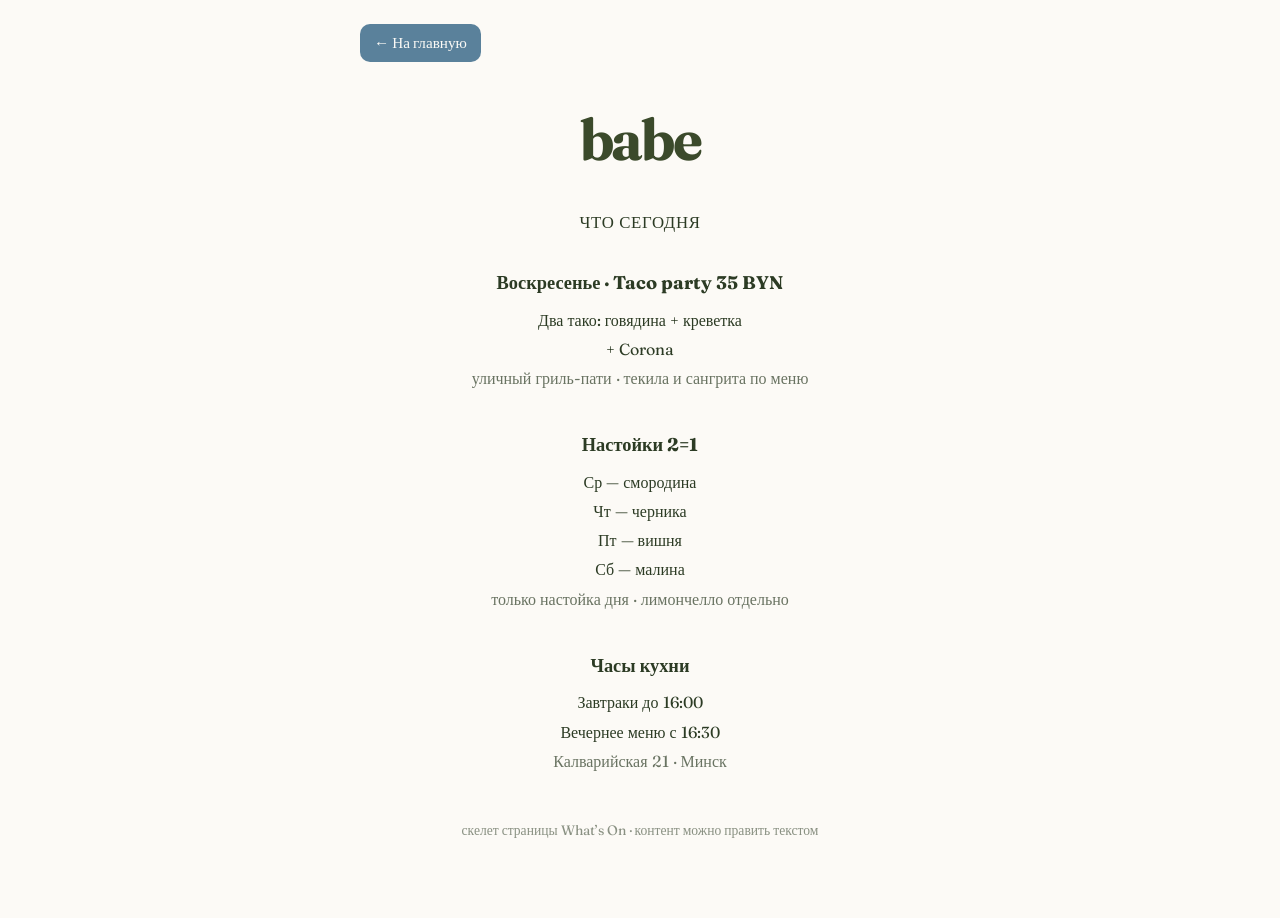
<file: today.html>
<!DOCTYPE html>
<html lang="ru">
<head>
  <meta charset="UTF-8" />
  <link rel="canonical" href="https://babeminsk.site/today.html" />
  <meta name="viewport" content="width=device-width, initial-scale=1, viewport-fit=cover" />
  <meta name="theme-color" content="#FEFEF6" />
  <meta name="robots" content="noindex, follow" />
  <title>babe · что сегодня</title>
  <link rel="preconnect" href="https://fonts.googleapis.com" />
  <link rel="preconnect" href="https://fonts.gstatic.com" crossorigin />
  <link href="https://fonts.googleapis.com/css2?family=Courier+Prime:ital,wght@0,400;0,700;1,400;1,700&family=Fraunces:ital,opsz,wght@0,9..144,400;0,9..144,500;0,9..144,600;0,9..144,700;1,9..144,400;1,9..144,700&display=swap" rel="stylesheet" />
  <link rel="stylesheet" href="css/styles.css" />
</head>
<body>
  <main class="page">
    <div class="page__inner">
      <a class="back-pill" href="index.html">← На главную</a>
      <a class="page-logo" href="index.html">babe</a>
      <p class="page-kicker">Что сегодня</p>

      <div class="today-stack">
        <article class="today-block">
          <h2>Воскресенье · Taco party 35 BYN</h2>
          <p>Два тако: говядина + креветка</p>
          <p>+ Corona</p>
          <p class="muted">уличный гриль-пати · текила и сангрита по меню</p>
        </article>

        <article class="today-block">
          <h2>Настойки 2=1</h2>
          <p>Ср — смородина</p>
          <p>Чт — черника</p>
          <p>Пт — вишня</p>
          <p>Сб — малина</p>
          <p class="muted">только настойка дня · лимончелло отдельно</p>
        </article>

        <article class="today-block">
          <h2>Часы кухни</h2>
          <p>Завтраки до 16:00</p>
          <p>Вечернее меню с 16:30</p>
          <p class="muted">Калварийская 21 · Минск</p>
        </article>
      </div>

      <p class="page-foot">скелет страницы What’s On · контент можно править текстом</p>
    </div>
  </main>
</body>
</html>
</file>
<file: css/styles.css>
:root {
  --paper: #fcfaf6;
  --paper-soft: #fcfaf6;
  --olive: #3b4a2b;
  --olive-deep: #2c3b24;
  --olive-ui: #5a819b;
  --accent: #5a819b;
  --about-bg: #5a819b;
  --about-text: #fcfaf6;
  --line: rgba(59, 74, 43, 0.18);
  --font-mono: "Fraunces", "Times New Roman", Georgia, serif;
  --font-display: "Fraunces", "Times New Roman", Georgia, serif;
  --font-body: "Fraunces", "Times New Roman", Georgia, serif;
  --safe-b: env(safe-area-inset-bottom, 0px);
}

*,
*::before,
*::after {
  box-sizing: border-box;
}

html {
  scroll-behavior: smooth;
}

body {
  margin: 0;
  min-height: 100dvh;
  font-family: var(--font-body);
  font-optical-sizing: auto;
  font-weight: 400;
  font-size: 16px;
  line-height: 1.45;
  color: var(--olive-deep);
  background: var(--paper);
  -webkit-font-smoothing: antialiased;
}

button,
input,
textarea,
select,
a {
  font-family: inherit;
}

a {
  color: inherit;
  text-decoration: none;
}

a:hover {
  opacity: 0.65;
}

img,
svg {
  display: block;
  max-width: 100%;
}

/* Author `svg { display:block }` otherwise overrides HTML [hidden] */
[hidden] {
  display: none !important;
}

.sr-only {
  position: absolute;
  width: 1px;
  height: 1px;
  padding: 0;
  margin: -1px;
  overflow: hidden;
  clip: rect(0, 0, 0, 0);
  border: 0;
}

/* ========== HOME HERO ========== */

.hero {
  position: relative;
  min-height: 100dvh;
  background: var(--paper);
  overflow: hidden;
}

.hero__stage {
  position: absolute;
  inset: 0;
  display: grid;
  place-items: center;
  padding: 0;
  pointer-events: none;
  overflow: hidden;
}

.hero__art {
  position: relative;
  /* same aspect as sketch → identical crop on phone and desktop */
  width: min(100vw, calc(100dvh * 1024 / 1536));
  height: min(100dvh, calc(100vw * 1536 / 1024));
  max-width: 100vw;
  max-height: 100dvh;
  pointer-events: none;
}

.logo {
  width: min(140px, 32vw);
  height: auto;
  flex: 0 0 auto;
  mix-blend-mode: multiply;
}

.sketch {
  position: absolute;
  inset: 0;
  width: 100%;
  height: 100%;
  max-width: none;
  object-fit: cover;
  object-position: center 42%;
  opacity: 0.92;
  mix-blend-mode: multiply;
  -webkit-mask-image: radial-gradient(
    ellipse 78% 72% at 50% 48%,
    #000 42%,
    rgba(0, 0, 0, 0.75) 68%,
    transparent 100%
  );
  mask-image: radial-gradient(
    ellipse 78% 72% at 50% 48%,
    #000 42%,
    rgba(0, 0, 0, 0.75) 68%,
    transparent 100%
  );
}

.frame-link {
  position: absolute;
  z-index: 5;
  font-size: clamp(1rem, 2.2vw, 1.55rem);
  font-weight: 400;
  color: var(--olive);
  white-space: nowrap;
}

.frame-link--menu { top: 22px; right: 22px; }

.hero-meta {
  position: absolute;
  z-index: 6;
  top: 22px;
  left: 22px;
  display: flex;
  flex-direction: column;
  align-items: flex-start;
  gap: 2px;
  max-width: min(42vw, 280px);
  color: var(--olive);
  font-size: clamp(0.82rem, 1.35vw, 1rem);
  line-height: 1.35;
  pointer-events: none;
}

.hero-meta > * {
  pointer-events: auto;
  margin: 0;
}

.hero-meta__tag {
  margin-bottom: 4px;
  font-weight: 700;
}

.hero-meta__line {
  font-weight: 400;
}

.hero-meta__address {
  margin-top: 4px;
  color: var(--olive-ui);
  text-decoration: none;
}

.hero-meta__address:hover {
  opacity: 0.65;
  text-decoration: underline;
  text-underline-offset: 2px;
}

.hero-meta__row {
  display: flex;
  align-items: center;
  gap: 10px;
  margin-top: 6px;
  line-height: 1;
}

.hero-meta__phone {
  margin: 0;
  padding: 0;
  border: 0;
  background: transparent;
  color: inherit;
  font: inherit;
  line-height: 1;
  cursor: pointer;
  text-align: left;
}

.hero-meta__phone:hover {
  opacity: 0.65;
}

.hero-meta__ig {
  display: inline-flex;
  align-items: center;
  justify-content: center;
  width: 1.15em;
  height: 1.15em;
  margin: 0;
  color: var(--olive);
  flex: 0 0 auto;
  line-height: 0;
}

.hero-meta__ig svg {
  display: block;
  width: 100%;
  height: 100%;
}

.lang-switch {
  display: flex;
  align-items: center;
  gap: 4px;
  margin-top: 10px;
}

.lang-switch button {
  margin: 0;
  padding: 1px 4px;
  border: 1px solid transparent;
  border-radius: 3px;
  background: transparent;
  color: var(--olive);
  font-family: var(--font-body) !important;
  font-optical-sizing: auto;
  font-size: 0.62rem;
  font-weight: 500;
  letter-spacing: 0.02em;
  cursor: pointer;
  line-height: 1.2;
}

.lang-switch button:hover {
  opacity: 0.7;
}

.lang-switch button.is-active {
  border-color: var(--line);
  font-weight: 600;
}

.lang-switch--mobile {
  display: none;
}

.lang-switch--page {
  margin-top: 0;
}

.page__top {
  display: flex;
  align-items: center;
  justify-content: space-between;
  gap: 12px;
  margin-bottom: 28px;
}

.page__top .back-pill {
  margin-bottom: 0;
}

.toast {
  position: fixed;
  z-index: 80;
  left: 50%;
  bottom: calc(28px + var(--safe-b));
  transform: translateX(-50%);
  padding: 10px 16px;
  background: var(--olive-deep);
  color: var(--paper);
  font-size: 0.9rem;
  border-radius: 4px;
  box-shadow: 0 8px 24px rgba(44, 59, 36, 0.18);
  pointer-events: none;
}

.toast[hidden] {
  display: none !important;
}

.mobile-cta {
  display: none;
}

.menu-toggle {
  display: none;
  position: absolute;
  top: 18px;
  right: 18px;
  z-index: 30;
  width: 44px;
  height: 44px;
  padding: 0;
  border: 0;
  border-radius: 0;
  background: transparent;
  color: var(--olive);
  cursor: pointer;
  -webkit-appearance: none;
  appearance: none;
  box-shadow: none;
}

.menu-toggle svg {
  width: 28px;
  height: 28px;
  margin: 0 auto;
}

.menu-toggle .icon-close {
  display: none;
}

.menu-toggle.is-open .icon-bars {
  display: none;
}

.menu-toggle.is-open .icon-close {
  display: block;
}

.drawer {
  display: none;
}

/* ========== ABOUT ========== */

.about {
  min-height: 100dvh;
  display: grid;
  place-items: center;
  padding: 48px 24px;
  background: var(--about-bg);
  color: var(--about-text);
  text-align: center;
}

.about__inner {
  max-width: 38ch;
}

.about p {
  max-width: none;
  margin: 0 0 1.25em;
  font-size: clamp(1.05rem, 2.5vw, 1.35rem);
  line-height: 1.65;
}

.about p:last-child {
  margin-bottom: 0;
}

.about a {
  color: var(--about-text);
  text-decoration: underline;
  text-underline-offset: 3px;
}

.about a:hover {
  opacity: 0.8;
}

/* ========== INNER PAGES ========== */

.page {
  min-height: 100dvh;
  background: var(--paper-soft);
  padding: 24px 20px 64px;
}

.page__inner {
  max-width: 560px;
  margin: 0 auto;
}

@media screen and (min-width: 1100px) {
  .menu-decor {
    width: min(42vw, 480px);
  }
}

.menu-panel[hidden] {
  display: none;
}

.menu-panel--decor {
  position: relative;
  display: block;
  max-width: 560px;
  margin: 0 auto;
}

.menu-panel--decor-right {
  /* same content column */
}

.menu-panel__content {
  min-width: 0;
  width: 100%;
  position: relative;
  z-index: 1;
}

.menu-decor {
  position: fixed;
  top: 0;
  bottom: 0;
  height: 100dvh;
  width: min(40vw, 440px);
  z-index: 0;
  pointer-events: none;
  overflow: hidden;
}

.menu-decor--left {
  left: 0;
  -webkit-mask-image: linear-gradient(
    to right,
    #000 0%,
    #000 42%,
    rgba(0, 0, 0, 0.55) 68%,
    transparent 100%
  );
  mask-image: linear-gradient(
    to right,
    #000 0%,
    #000 42%,
    rgba(0, 0, 0, 0.55) 68%,
    transparent 100%
  );
}

.menu-decor--right {
  right: 0;
  -webkit-mask-image: linear-gradient(
    to left,
    #000 0%,
    #000 42%,
    rgba(0, 0, 0, 0.55) 68%,
    transparent 100%
  );
  mask-image: linear-gradient(
    to left,
    #000 0%,
    #000 42%,
    rgba(0, 0, 0, 0.55) 68%,
    transparent 100%
  );
}

.menu-decor img {
  position: absolute;
  top: 0;
  height: 100dvh;
  width: auto;
  max-width: none;
  opacity: 0.88;
  mix-blend-mode: multiply;
}

.menu-decor--left img {
  left: 0;
}

.menu-decor--right img {
  right: 0;
}

.menu-grid {
  display: grid;
  grid-template-columns: 1fr;
  gap: 8px;
  max-width: 560px;
  margin: 0 auto;
  width: 100%;
}

.back-pill {
  display: inline-flex;
  align-items: center;
  gap: 6px;
  padding: 8px 14px;
  border-radius: 10px;
  background: var(--olive-ui);
  color: var(--paper);
  font-size: 0.95rem;
  margin-bottom: 28px;
}

.back-pill:hover {
  opacity: 1;
  filter: brightness(1.08);
}

.page-logo {
  display: block;
  width: fit-content;
  margin: 8px auto 28px;
  font-family: var(--font-display);
  font-size: clamp(2.4rem, 8vw, 3.6rem);
  font-weight: 700;
  color: var(--olive);
  letter-spacing: -0.04em;
  text-align: center;
}

.page-kicker {
  text-align: center;
  font-size: 1.05rem;
  color: var(--olive-deep);
  margin: 0 0 36px;
  letter-spacing: 0.04em;
  text-transform: uppercase;
}

/* Menu tabs */

.menu-tabs {
  display: flex;
  flex-wrap: wrap;
  gap: 8px;
  justify-content: center;
  margin-bottom: 36px;
}

.menu-tabs button {
  font-family: var(--font-body);
  font-size: 1rem;
  border: 1px solid var(--line);
  background: transparent;
  color: var(--olive);
  padding: 10px 16px;
  border-radius: 999px;
  cursor: pointer;
}

.menu-tabs button.is-active {
  background: var(--accent);
  color: var(--paper);
  border-color: var(--accent);
}

.menu-col--art {
  display: flex;
  flex-direction: column;
  gap: 28px;
}

.section-title {
  margin: 0 0 14px;
  font-family: var(--font-body);
  font-style: italic;
  font-weight: 600;
  font-optical-sizing: auto;
  font-size: 1.45rem;
  color: var(--olive-deep);
}

.unit-ml {
  font-size: 0.62em;
  font-style: normal;
  font-weight: 500;
  opacity: 0.72;
  letter-spacing: 0.01em;
  font-family: inherit;
}

.section-note {
  margin: -6px 0 12px;
  opacity: 0.75;
  font-size: 0.88rem;
  font-family: var(--font-body);
  font-style: normal;
}

.menu-section {
  margin-bottom: 8px;
}

.menu-list {
  list-style: none;
  margin: 0 0 28px;
  padding: 0;
}

.menu-row {
  display: grid;
  grid-template-columns: minmax(0, 1fr) auto;
  gap: 8px 16px;
  align-items: baseline;
  padding: 6px 0;
  font-family: var(--font-body);
}

.menu-row__name {
  min-width: 0;
  font-family: inherit;
}

.menu-row__desc {
  display: block;
  margin-top: 2px;
  opacity: 0.72;
  font-size: 0.92rem;
  font-family: inherit;
}

.menu-row__meta {
  display: inline;
  font-size: 50%;
  font-weight: 400;
  line-height: 1;
  opacity: 0.72;
  vertical-align: baseline;
  white-space: nowrap;
}

.menu-row__price {
  font-variant-numeric: tabular-nums;
  white-space: nowrap;
  font-family: inherit;
}

.art-slot {
  display: none;
}

/* Menu draft (guest feedback) */

.draft-link {
  display: block;
  width: fit-content;
  margin: -20px auto 32px;
  font-size: 0.92rem;
  color: var(--accent);
  text-decoration: underline;
  text-underline-offset: 3px;
}

.draft-title {
  margin: 0 0 10px;
  text-align: center;
  font-size: clamp(1.8rem, 6vw, 2.4rem);
  font-weight: 600;
  font-style: italic;
  color: var(--olive-deep);
}

.draft-intro {
  margin: 0 auto 24px;
  max-width: 420px;
  text-align: center;
  font-size: 0.95rem;
  opacity: 0.8;
}

.draft-name {
  display: block;
  margin: 0 0 28px;
}

.draft-name__label {
  display: block;
  margin-bottom: 6px;
  font-size: 0.85rem;
  opacity: 0.75;
}

.draft-name__input,
.draft-row__input {
  width: 100%;
  font-family: var(--font-body);
  font-size: 1rem;
  color: var(--olive-deep);
  background: #fff;
  border: 1px solid var(--line);
  border-radius: 12px;
  padding: 10px 12px;
}

.draft-name__input:focus,
.draft-row__input:focus {
  outline: 2px solid var(--accent);
  outline-offset: 1px;
  border-color: transparent;
}

.draft-hp {
  position: absolute;
  left: -9999px;
  width: 1px;
  height: 1px;
  opacity: 0;
}

.draft-row {
  border-bottom: 1px solid var(--line);
}

.draft-row__toggle {
  display: flex;
  align-items: center;
  justify-content: space-between;
  gap: 16px;
  width: 100%;
  padding: 10px 0;
  border: 0;
  background: transparent;
  color: inherit;
  font-family: var(--font-body);
  font-size: 1rem;
  text-align: left;
  cursor: pointer;
}

.draft-row__name {
  min-width: 0;
}

.draft-row__plus {
  position: relative;
  flex: none;
  width: 28px;
  height: 28px;
  border: 1px solid var(--accent);
  border-radius: 50%;
  transition: transform 0.2s ease, background 0.2s ease;
}

.draft-row__plus::before,
.draft-row__plus::after {
  content: "";
  position: absolute;
  top: 50%;
  left: 50%;
  width: 12px;
  height: 1.5px;
  background: var(--accent);
  transform: translate(-50%, -50%);
}

.draft-row__plus::after {
  transform: translate(-50%, -50%) rotate(90deg);
}

.draft-row.is-open .draft-row__plus {
  transform: rotate(45deg);
  background: var(--accent);
}

.draft-row.is-open .draft-row__plus::before,
.draft-row.is-open .draft-row__plus::after {
  background: var(--paper);
}

.draft-row__panel {
  padding: 0 0 14px;
}

.draft-row__panel[hidden] {
  display: none;
}

.draft-row__input {
  display: block;
  resize: vertical;
  min-height: 84px;
}

.draft-row__actions {
  display: flex;
  align-items: center;
  gap: 12px;
  margin-top: 10px;
}

.draft-row__send {
  font-family: var(--font-body);
  font-size: 0.95rem;
  padding: 9px 18px;
  border: 0;
  border-radius: 999px;
  background: var(--accent);
  color: var(--paper);
  cursor: pointer;
}

.draft-row__send:disabled {
  opacity: 0.6;
  cursor: default;
}

.draft-row__status {
  margin: 0;
  font-size: 0.85rem;
  opacity: 0.75;
}

.draft-row__thanks {
  margin: 0;
  padding: 12px 14px;
  border-radius: 12px;
  background: rgba(90, 129, 155, 0.1);
  color: var(--olive-deep);
  font-size: 0.95rem;
}

/* Today blocks */

.today-stack {
  max-width: 640px;
  margin: 0 auto;
  text-align: center;
}

.today-block {
  margin-bottom: 42px;
}

.today-block h2 {
  margin: 0 0 12px;
  font-size: 1.15rem;
  font-weight: 700;
}

.today-block p {
  margin: 0 0 6px;
}

.today-block .muted {
  opacity: 0.7;
}

.page-foot {
  margin-top: 48px;
  text-align: center;
  font-size: 0.85rem;
  opacity: 0.55;
}

/* ========== MOBILE ========== */

@media screen and (max-width: 600px) {
  .frame-link {
    display: none;
  }

  .menu-toggle {
    display: grid;
    place-items: center;
  }

  .mobile-cta {
    display: flex;
    position: absolute;
    z-index: 5;
    left: auto;
    right: 0;
    bottom: calc(22px + var(--safe-b));
    justify-content: flex-end;
    padding: 0 28px;
    font-size: 1.4rem;
    color: var(--olive);
  }

  .lang-switch--mobile {
    display: flex;
    position: absolute;
    top: 18px;
    left: 18px;
    z-index: 6;
    margin-top: 0;
  }

  .lang-switch--desktop {
    display: none;
  }

  .hero-meta {
    display: none;
  }

  .hero__stage {
    padding: 0;
  }

  .hero__art {
    width: min(100vw, calc(100dvh * 1024 / 1536));
    height: min(100dvh, calc(100vw * 1536 / 1024));
  }

  .drawer {
    display: block;
    position: absolute;
    top: 58px;
    right: 14px;
    z-index: 25;
    min-width: 220px;
    max-width: min(86vw, 280px);
    padding: 18px 20px 16px;
    background: var(--paper);
    border: 1px solid var(--line);
    box-shadow: 0 10px 28px rgba(44, 59, 36, 0.08);
  }

  .drawer[hidden] {
    display: none;
  }

  .drawer nav {
    display: flex;
    flex-direction: column;
    gap: 14px;
    text-align: left;
  }

  .drawer a {
    font-size: 1.25rem;
    color: var(--olive);
  }

  .drawer__meta {
    display: flex;
    flex-direction: column;
    align-items: flex-start;
    gap: 2px;
    margin-top: 6px;
    padding-top: 14px;
    border-top: 1px solid var(--line);
  }

  .drawer__tag {
    margin: 0 0 4px;
    font-size: 1rem;
    font-weight: 700;
    color: var(--olive);
  }

  .drawer__hours {
    margin: 0;
    font-size: 0.92rem;
    color: var(--olive);
  }

  .drawer__address {
    margin-top: 6px !important;
    font-size: 0.88rem !important;
    color: var(--olive-ui) !important;
    text-decoration: none;
  }

  .drawer__address:hover {
    text-decoration: underline;
    text-underline-offset: 2px;
  }

  .drawer__row {
    display: flex;
    align-items: center;
    gap: 10px;
    margin-top: 8px;
    line-height: 1;
  }

  .drawer__phone {
    margin: 0;
    padding: 0;
    border: 0;
    background: transparent;
    color: var(--olive);
    font: inherit;
    font-size: 0.95rem;
    line-height: 1;
    cursor: pointer;
    text-align: left;
  }

  .drawer__ig {
    display: inline-flex !important;
    align-items: center;
    justify-content: center;
    width: 1.15em;
    height: 1.15em;
    margin: 0;
    flex: 0 0 auto;
    line-height: 0;
  }

  .drawer__ig svg {
    display: block;
    width: 100%;
    height: 100%;
  }

  .menu-grid {
    grid-template-columns: 1fr;
    gap: 8px;
    max-width: none;
  }

  .menu-panel--decor,
  .menu-panel--decor-right {
    max-width: 560px;
  }

  .menu-decor {
    display: none;
  }

  .art-slot {
    display: none;
  }
}

@media screen and (min-width: 601px) and (max-width: 900px) {
  .frame-link {
    font-size: 1.25rem;
  }

  .menu-decor {
    display: none;
  }
}

@media (prefers-reduced-motion: reduce) {
  html {
    scroll-behavior: auto;
  }
}

/* ===== Age gate ===== */

.age-gate {
  position: fixed;
  inset: 0;
  z-index: 100;
  display: grid;
  place-items: center;
  padding: 24px;
  background: rgba(44, 59, 36, 0.45);
  backdrop-filter: blur(4px);
}

.age-gate[hidden] {
  display: none;
}

.age-gate__card {
  width: min(360px, 100%);
  padding: 28px 24px 24px;
  background: var(--paper);
  border: 1px solid var(--line);
  border-radius: 18px;
  text-align: center;
  box-shadow: 0 18px 50px rgba(44, 59, 36, 0.18);
}

.age-gate__kicker {
  margin: 0 0 8px;
  font-size: 0.78rem;
  letter-spacing: 0.12em;
  text-transform: uppercase;
  color: var(--olive-ui);
}

.age-gate__title {
  margin: 0 0 10px;
  font-size: 1.45rem;
  font-weight: 700;
  color: var(--olive-deep);
}

.age-gate__text {
  margin: 0 0 22px;
  font-size: 0.95rem;
  line-height: 1.45;
  opacity: 0.8;
}

.age-gate__actions {
  display: grid;
  grid-template-columns: 1fr 1fr;
  gap: 10px;
}

.age-gate__btn {
  font-family: var(--font-body);
  font-size: 1rem;
  padding: 12px 10px;
  border-radius: 999px;
  border: 1px solid var(--line);
  background: transparent;
  color: var(--olive);
  cursor: pointer;
}

.age-gate__btn--yes {
  background: var(--accent);
  border-color: var(--accent);
  color: var(--paper);
}

.age-gate__btn:active {
  transform: scale(0.98);
}

.page-foot--soft {
  margin-top: 8px;
  margin-bottom: 0;
}
</file>
